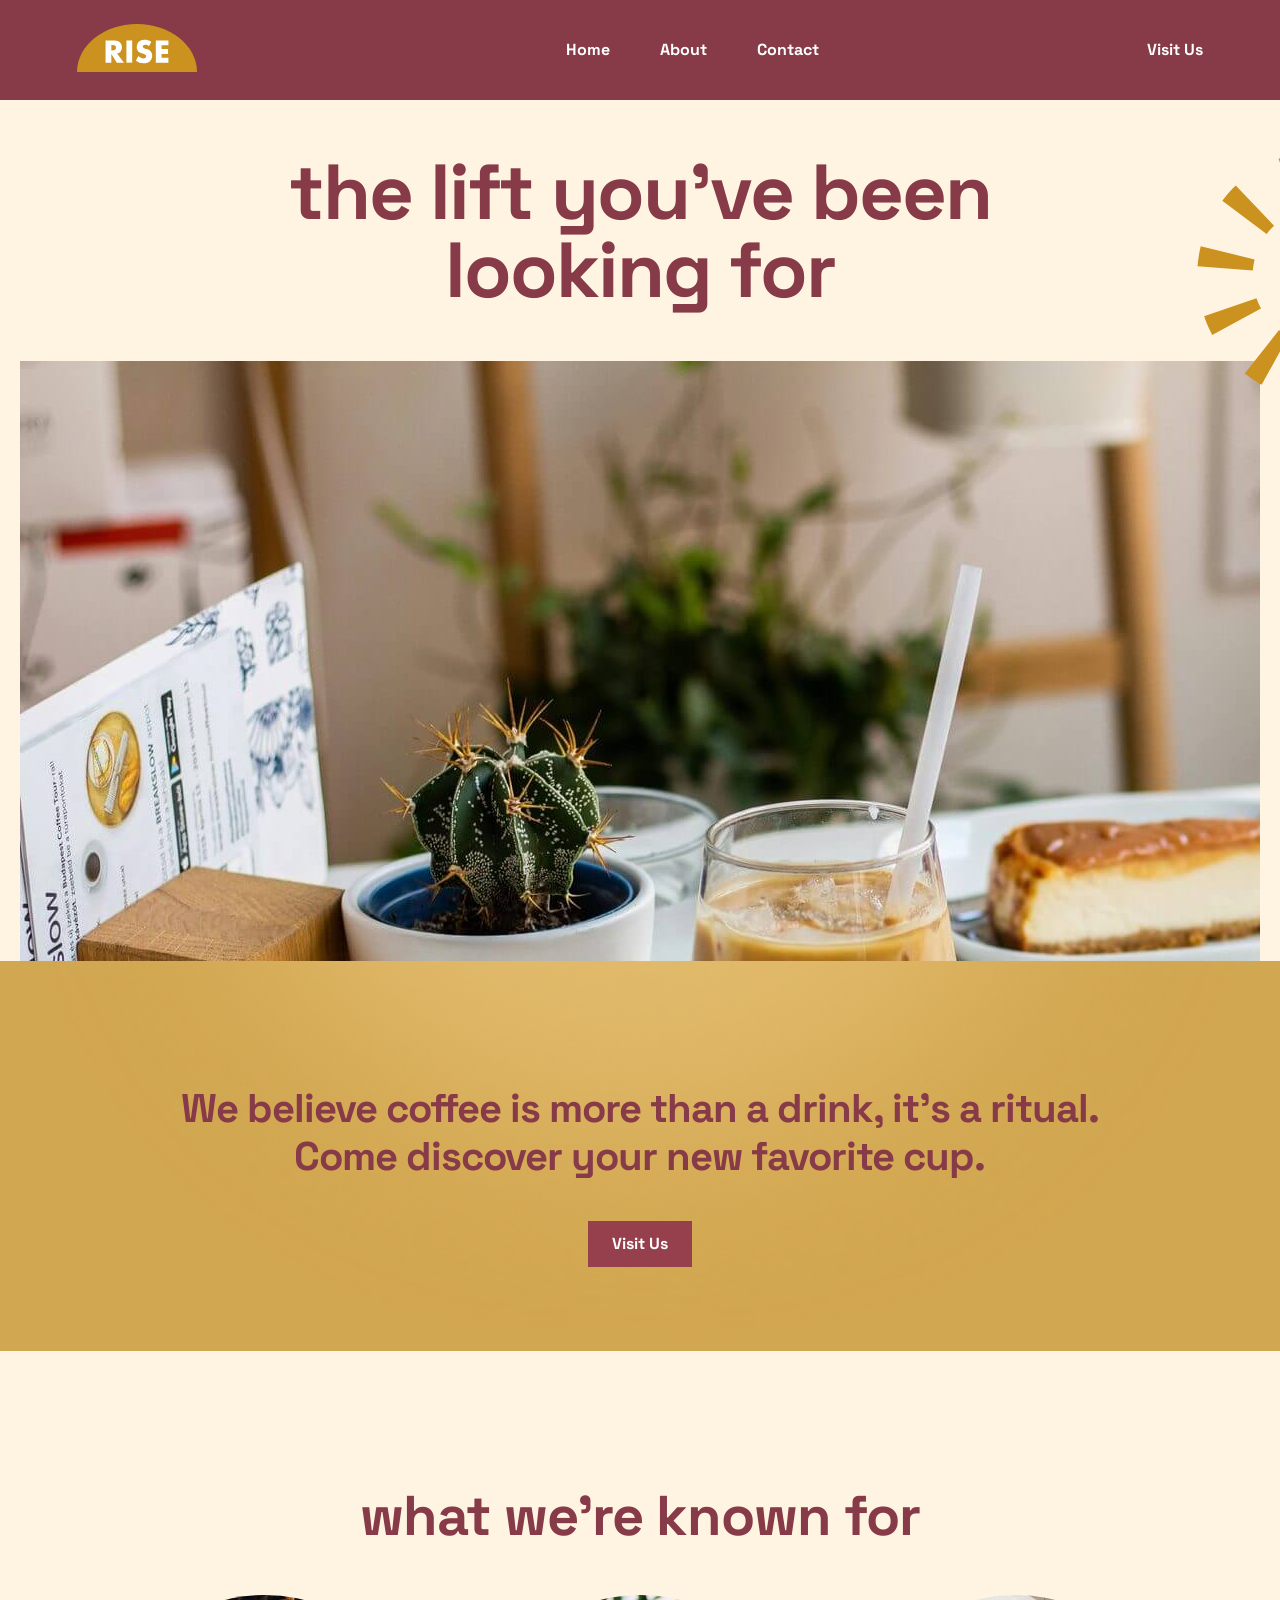
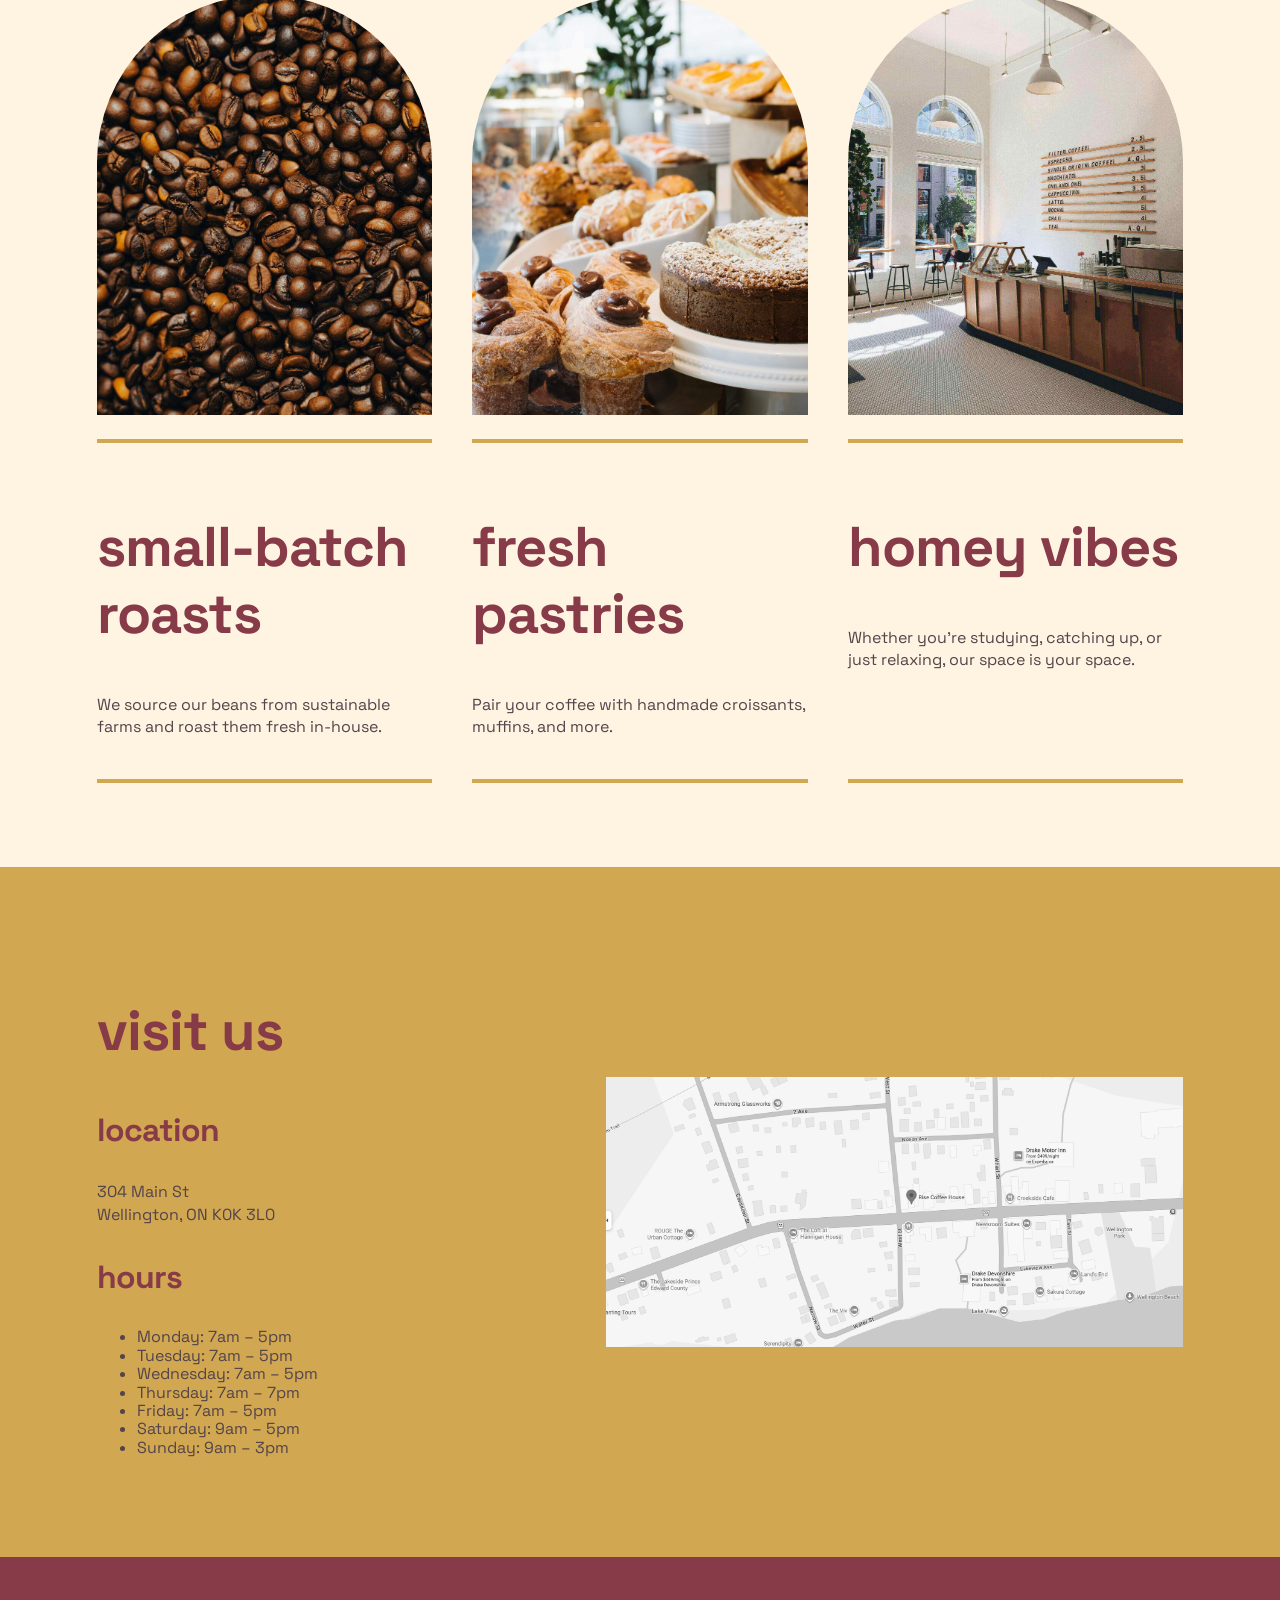
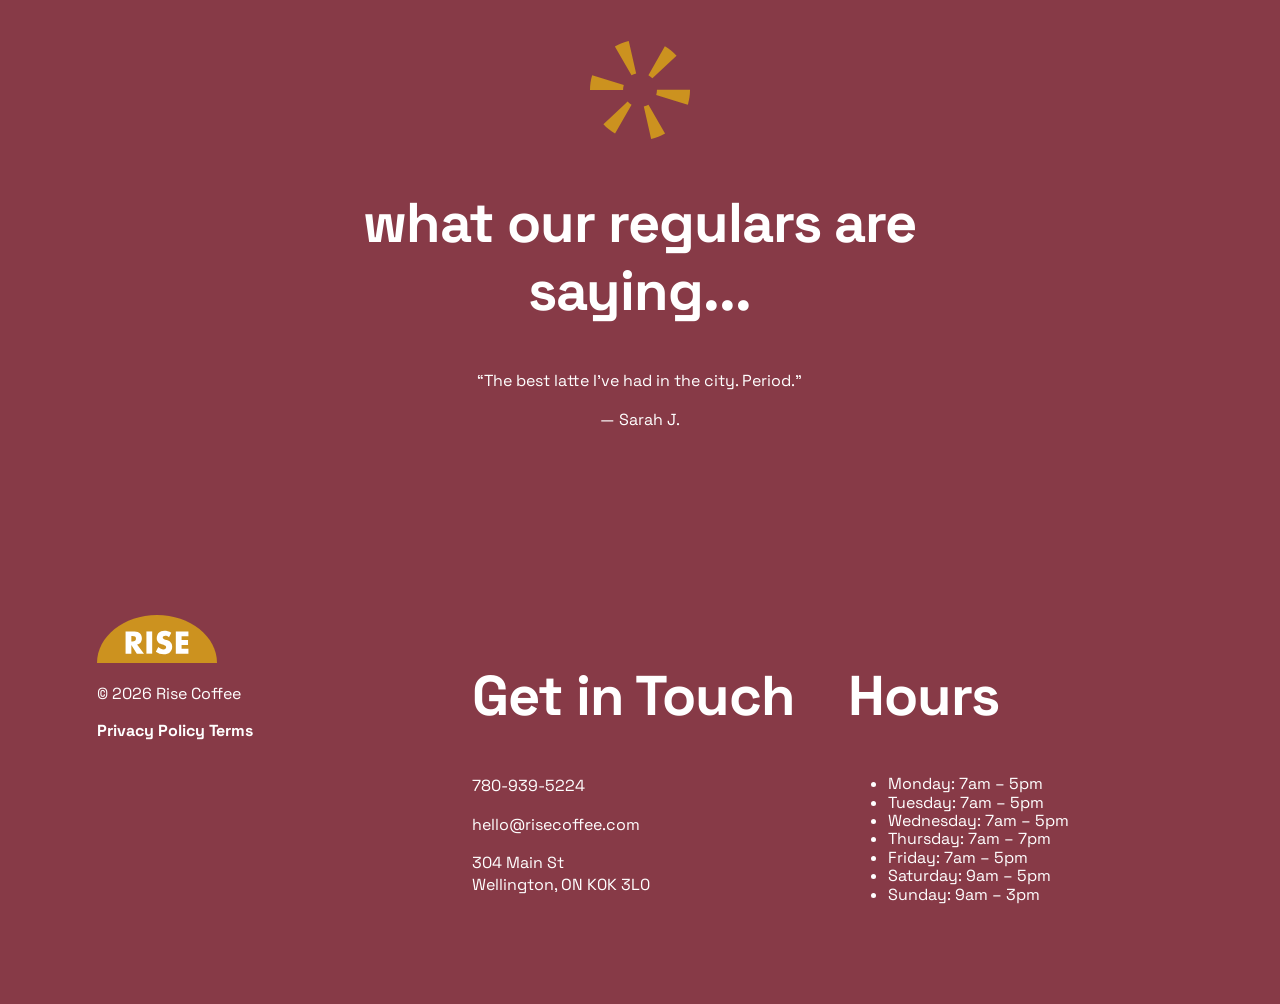
<file: index.html>
<!DOCTYPE html>
<html>
<head><!-- The head is a container for information ABOUT the page.
           Nothing in here appears on the page. The browser reads it, the visitor never sees it. -->

	<!-- Which character set to use. Leave this out and apostrophes turn into garbage. -->
	<meta charset="utf-8">
	<!-- Tells a phone to use its real width instead of pretending to be a desktop. -->
	<meta name="viewport" content="width=device-width, initial-scale=1">

	<link rel="icon" href="images/favicon.png"> 

	<!-- The browser tab text, and what Google shows in search results. Not a heading on the page. -->
	<title>Rise Coffee</title>
	<meta name="description" content="A neighbourhood coffee shop on Whyte Avenue. Single origin, roasted here, open from seven.">

	<meta property="og:title" content="Rise Coffee">
	<meta property="og:description" content="A neighbourhood coffee shop on Whyte Avenue.">
	<meta property="og:image" content="https://donthrimannahettiarachchilaa.github.io/rise-coffee/images/share.jpg">
	<meta property="og:url" content="https://donthrimannahettiarachchilaa.github.io/rise-coffee/">


	<!-- STYLES: normalize first, then layout, then style.
	     General to specific. When two rules clash, the later one wins. -->
	<link rel="stylesheet" href="normalize.css"> <!-- Irons out browser default settings. -->
	<link rel="stylesheet" href="layout.css"> <!-- This controls our structure and layout. -->
	<link rel="stylesheet" href="style.css"> <!-- This is where we style the elements of the page. -->

	<!-- FONTS -->
	<link rel="preconnect" href="https://fonts.googleapis.com">
	<link rel="preconnect" href="https://fonts.gstatic.com" crossorigin>
	<link href="https://fonts.googleapis.com/css2?family=Space+Grotesk:wght@300..700&display=swap" rel="stylesheet">

</head>

<body><!-- The body holds everything the visitor actually SEES. -->

	<!-- HEADER: the strip along the top. It is the same on every page of the site,
	     which is why it lives outside <main>. -->
	<header>
		<!-- LOGO -->
		<a href="index.html"><img src="images/rise-logo.svg" style="width:120px;" alt="rise logo"></a>

		<!-- NAVIGATION: a menu is a LIST of related links, so it is marked up as a ul with li inside.
		     CSS takes the bullets off, but underneath it stays a list, because that is what it is. -->
		<nav>
			<ul>
				<li><a class="nav-link" href="index.html">Home</a></li>
				<li><a class="nav-link" href="about.html">About</a></li>
				<li><a class="nav-link" href="contact.html">Contact</a></li>
			</ul>
		</nav>

		<!-- The # in this href jumps to the element with id="visit" further down THIS page,
		     instead of opening a different page. -->
		<a href="#visit" class="nav-link">Visit Us</a>
	</header>

	<!-- MAIN: everything between the header and the footer. This is the part that is
	     actually THIS page. One <main> per page. -->
	<main>

		<!-- SECTION: one horizontal band of the page. Look at the mockup: every time the background colour changes, a new section starts. This page has five.

		     From here on, every section has the same four levels:
		         section  →  container  →  row  →  col
		     The section is the band. The container holds the width. The row makes its
		     children sit side by side. The columns are the things sitting side by side. -->

		<!-- HERO SECTION: the first thing a visitor sees.
		     One wide column, centred. 8 out of 12, pushed to the middle by row-justify-center. -->
		<section class="">
			<div class="container-full">

				<div class="row row-justify-center">
					<!-- DIV: a plain box with no meaning. The class is what gives it a job. -->
					<div class="col col-lg-8 col-md-12 col-sm-12 text-center">
						<!-- h1 is the most important heading on the page. Only ever one per page. -->
						<h1>the lift you’ve been looking for</h1>
					</div>
				</div><!-- row ends -->

				<div class="row">
					<div class="col col-lg-12">
						<!-- img has no closing tag. An image is a thing, not a container, so there is nothing to wrap around and nothing to close.						     img-full makes it fill its column. Every image needs alt text. -->
						<div class="hero-img">	
							<!-- Remove because we will apply to the div as a background-img<img src="images/rise-coffee-1.jpg" class="img-full" alt="Coffee and pastries on a table">-->
							<img src="images/rise-icon-1.svg" class="hero-icon" alt="">

						</div>
					</div>
				</div><!-- row ends -->

			</div><!-- container ends -->
		</section>


		<!-- FAVOURITE CUP SECTION: gold band in the mockup.
		     Same shape as the hero. One wide centred column, this time 10 of 12. -->
		<section class="section-padding background-gold position-relative">
			<img src="images/gradient-1.png" class="gradient-1" alt="">
			<div class="container z-index-2">

				<div class="row row-justify-center">
					<div class="col col-lg-10 col-md-12 col-sm-12 text-center">
						<p class="paragraph-large">We believe coffee is more than a drink, it’s a ritual. Come discover your new favorite cup.</p>
						<a class="button-secondary" href="#visit">Visit Us</a>
					</div>
				</div><!-- row ends -->

			</div><!-- container ends -->
		</section>


		<!-- KNOWN FOR SECTION: the three cards.
		     Look at columns 1, 2 and 3 below. They are the SAME block written three times with different words. Write one, get it right, then copy it.

		     Two rows here: a full-width heading, then three equal columns.
		     Three columns of 4 add up to 12. They always add up to 12. -->
		<section class="section-padding">
			<div class="container">

				<!-- ROW -->
				<div class="row">
					<div class="col col-lg-12">
						<h2 class="text-center">what we’re known for</h2>
					</div>
				</div><!-- row ends -->

				<!-- ROW -->
				<div class="row">

					<!-- COLUMN 1 -->
					<div class="col col-lg-4 col-md-6 col-sm-12 ">
						<div class="card">
							<div class="card-img-wrap">
								<img src="images/rise-coffee-4.jpg" class="card-img" alt="Roasted coffee beans">
							</div>
							<div class="card-border">
								<h2>small-batch roasts</h2>
								<p>We source our beans from sustainable farms and roast them fresh in-house.</p>
							</div>
						</div>
					</div>

					<!-- COLUMN 2 -->
					<div class="col col-lg-4 col-md-6 col-sm-12">
						<div class="card">
							<div class="card-img-wrap">
								<img src="images/rise-coffee-5.jpg" class="card-img" alt="A tray of fresh pastries">
							</div>
							<div class="card-border">
								<h2>fresh pastries</h2>
								<p>Pair your coffee with handmade croissants, muffins, and more.</p>
							</div>
						</div>
					</div>

					<!-- COLUMN 3 -->
					<div class="col col-lg-4 col-md-6 col-sm-12">
						<div class="card">
							<div class="card-img-wrap">
								<img src="images/rise-coffee-2.jpg" class="card-img" alt="The cafe seating area">
							</div>
							<div class="card-border">
								<h2>homey vibes</h2>
								<p>Whether you’re studying, catching up, or just relaxing, our space is your space.</p>
							</div>
						</div>
					</div>

				</div><!-- row ends -->

			</div><!-- container ends -->
		</section>


		<!-- VISIT US SECTION. The id="visit" is what the Visit Us buttons jump to.
		     An id can only be used once per page. A class can be used as often as you like.

		     Two UNEQUAL columns this time: 5 and 7. Still adds up to 12.
		     row-align-center lines them up vertically in the middle of each other. -->
		<section id="visit" class="section-padding background-gold" >
			<div class="container">

				<!-- ROW -->
				<div class="row row-align-center">

					<!-- COLUMN 1: the details -->
					<div class="col col-lg-5 col-md-12 col-sm-12">
						<h2>visit us</h2>

						<h3>location</h3>
						<p>304 Main St<br>Wellington, ON  K0K 3L0</p>

						<!-- Opening hours are a list of related items, so: another ul.
						     Same two tags as the navigation, doing a completely different job. -->
						<h3>hours</h3>
						<ul>
							<li>Monday: 7am – 5pm</li>
							<li>Tuesday: 7am – 5pm</li>
							<li>Wednesday: 7am – 5pm</li>
							<li>Thursday: 7am – 7pm</li>
							<li>Friday: 7am – 5pm</li>
							<li>Saturday: 9am – 5pm</li>
							<li>Sunday: 9am – 3pm</li>
						</ul>
					</div>

					<!-- COLUMN 2: the map -->
					<div class="col col-lg-7 col-md-12 col-sm-12">
						<img src="images/map.png" class="img-full" alt="Map showing the location of Rise Coffee">
					</div>

				</div><!-- row ends -->

			</div><!-- container ends -->
		</section>


		<!-- TESTIMONIALS SECTION: maroon band in the mockup.
		     text-white goes on EACH element that needs it, not on the section.
		     A colour inherited from a parent loses to a rule that targets the element directly, and h2 already has a colour of its own. -->
		<section class="section-padding background-maroon">
			<div class="container">

				<!-- ROW -->
				<div class="row row-justify-center">
					<div class="col col-lg-8 col-md-12 col-sm-12 text-center">
						<!-- Decorative image, so alt is empty. A screen reader skips it. -->
						<img src="images/rise-icon-2.svg" style="width: 100px" alt="">
						<h2 class="text-white">what our regulars are saying...</h2>
						<p class="text-white">“The best latte I’ve had in the city. Period.”</p>
						<p class="text-white">— Sarah J.</p>
					</div>
				</div><!-- row ends -->

			</div><!-- container ends -->
		</section>

	</main>


	<!-- FOOTER: three equal columns. Same shape as the known for section,
	     4 + 4 + 4 = 12. The footer sits outside <main> because it repeats
	     on every page, exactly like the header. -->
	<footer class="section-padding background-maroon">
		<div class="container">

			<!-- ROW -->
			<div class="row">

				<!-- COLUMN 1 -->
				<div class="col col-lg-4 col-md-6 col-sm-12">
					<a href="index.html"><img src="images/rise-logo.svg" style="width:120px;" alt="rise logo"></a>
					<p class="text-white">© 2026 Rise Coffee</p>
					<a href="#" class="nav-link">Privacy Policy</a>
					<a href="#" class="nav-link">Terms</a>
				</div>

				<!-- COLUMN 2 -->
				<div class="col col-lg-4 col-md-6 col-sm-12">
					<h2 class="text-white">Get in Touch</h2>
					<p class="text-white">780-939-5224</p>
					<p class="text-white">hello@risecoffee.com</p>
					<p class="text-white">304 Main St<br>Wellington, ON  K0K 3L0</p>
				</div>

				<!-- COLUMN 3 -->
				<div class="col col-lg-4 col-md-6 col-sm-12">
					<h2 class="text-white">Hours</h2>
					<ul>
						<li class="text-white">Monday: 7am – 5pm</li>
						<li class="text-white">Tuesday: 7am – 5pm</li>
						<li class="text-white">Wednesday: 7am – 5pm</li>
						<li class="text-white">Thursday: 7am – 7pm</li>
						<li class="text-white">Friday: 7am – 5pm</li>
						<li class="text-white">Saturday: 9am – 5pm</li>
						<li class="text-white">Sunday: 9am – 3pm</li>
					</ul>
				</div>

			</div><!-- row ends -->

		</div><!-- container ends -->
	</footer>

</body>
</html>
</file>
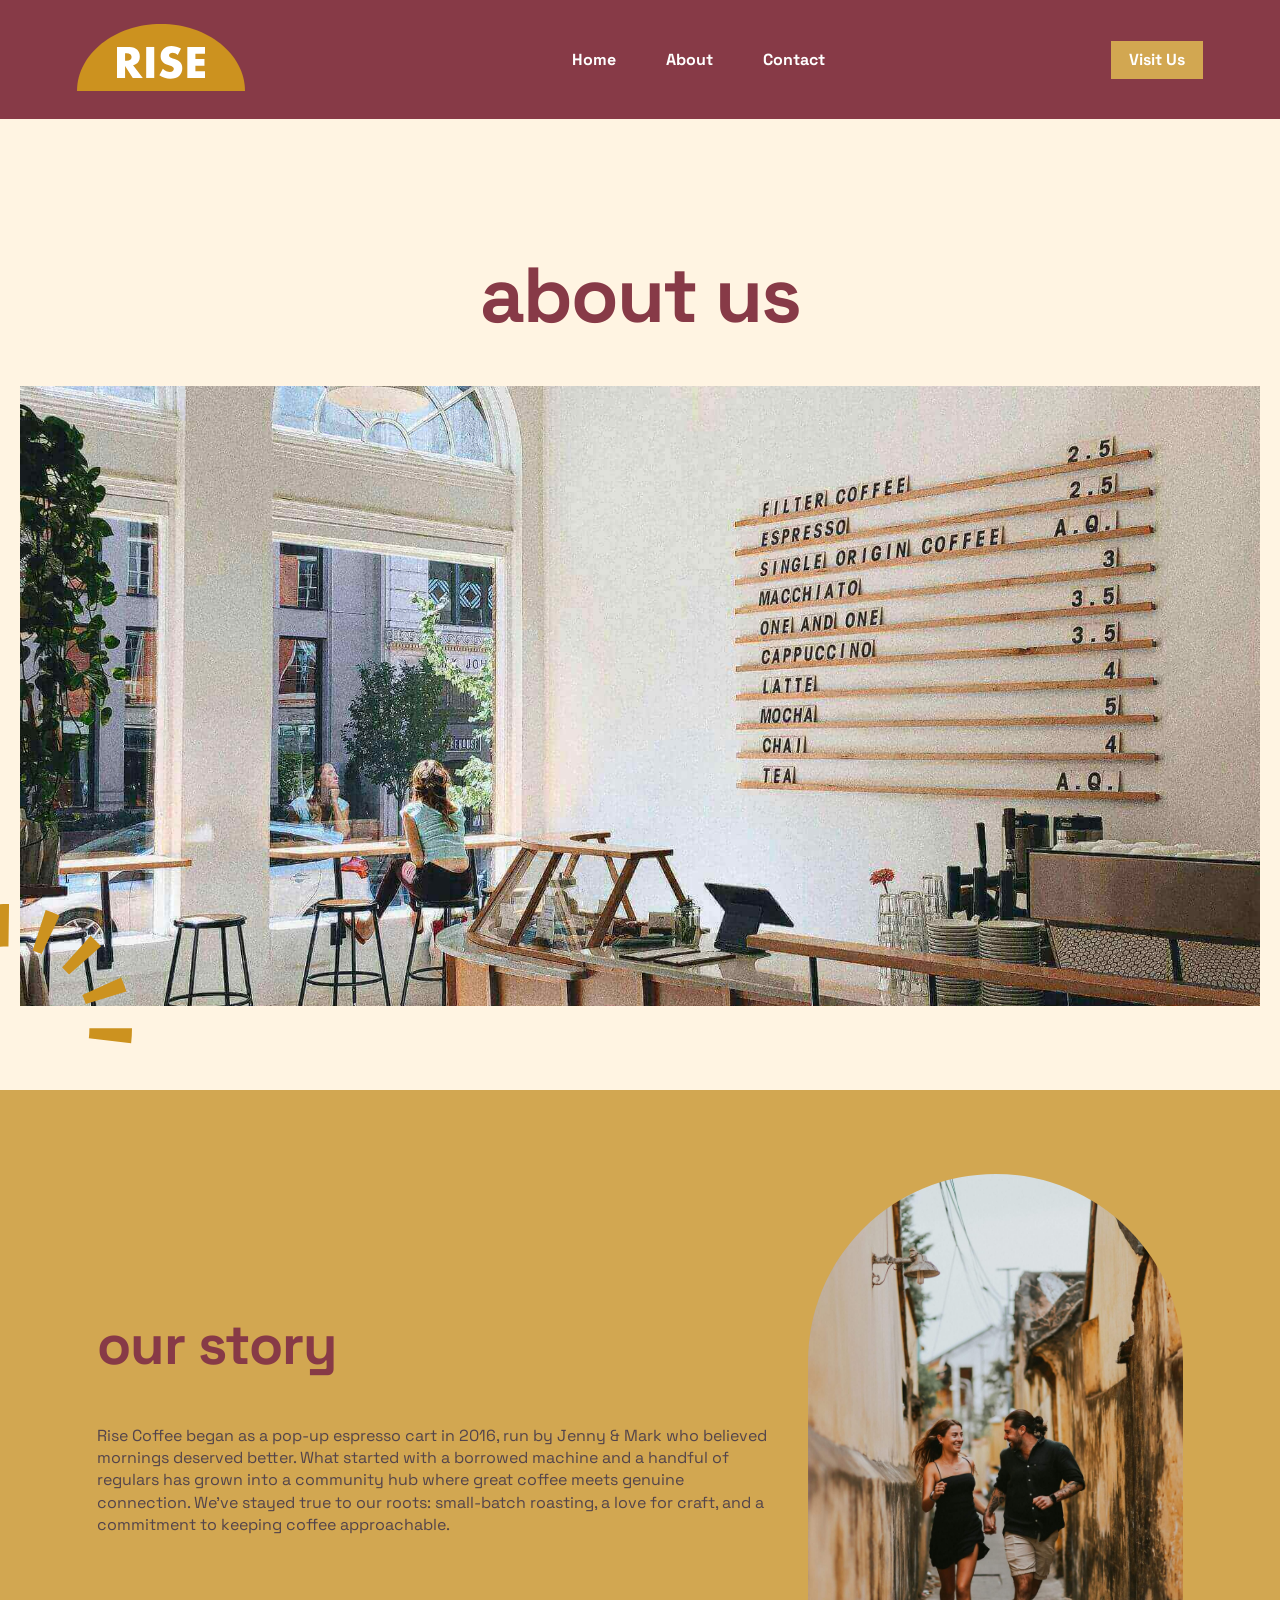
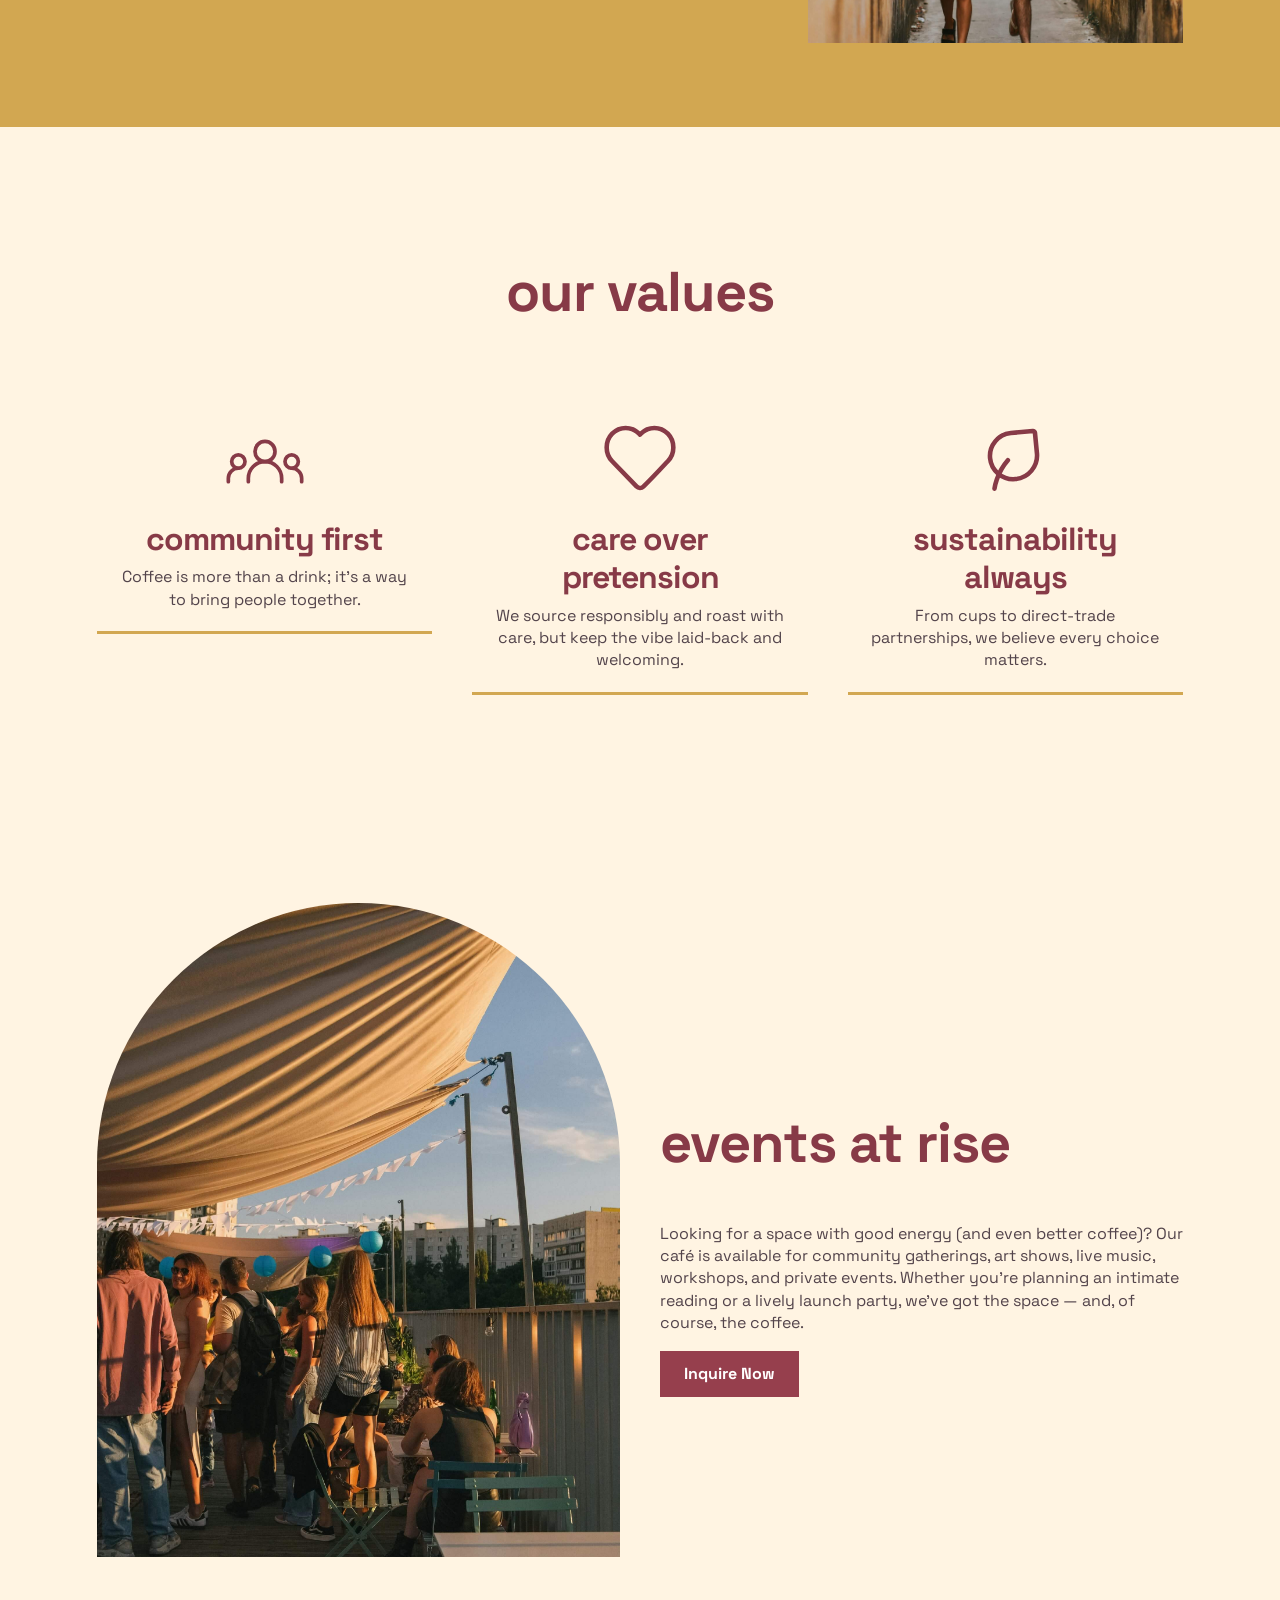
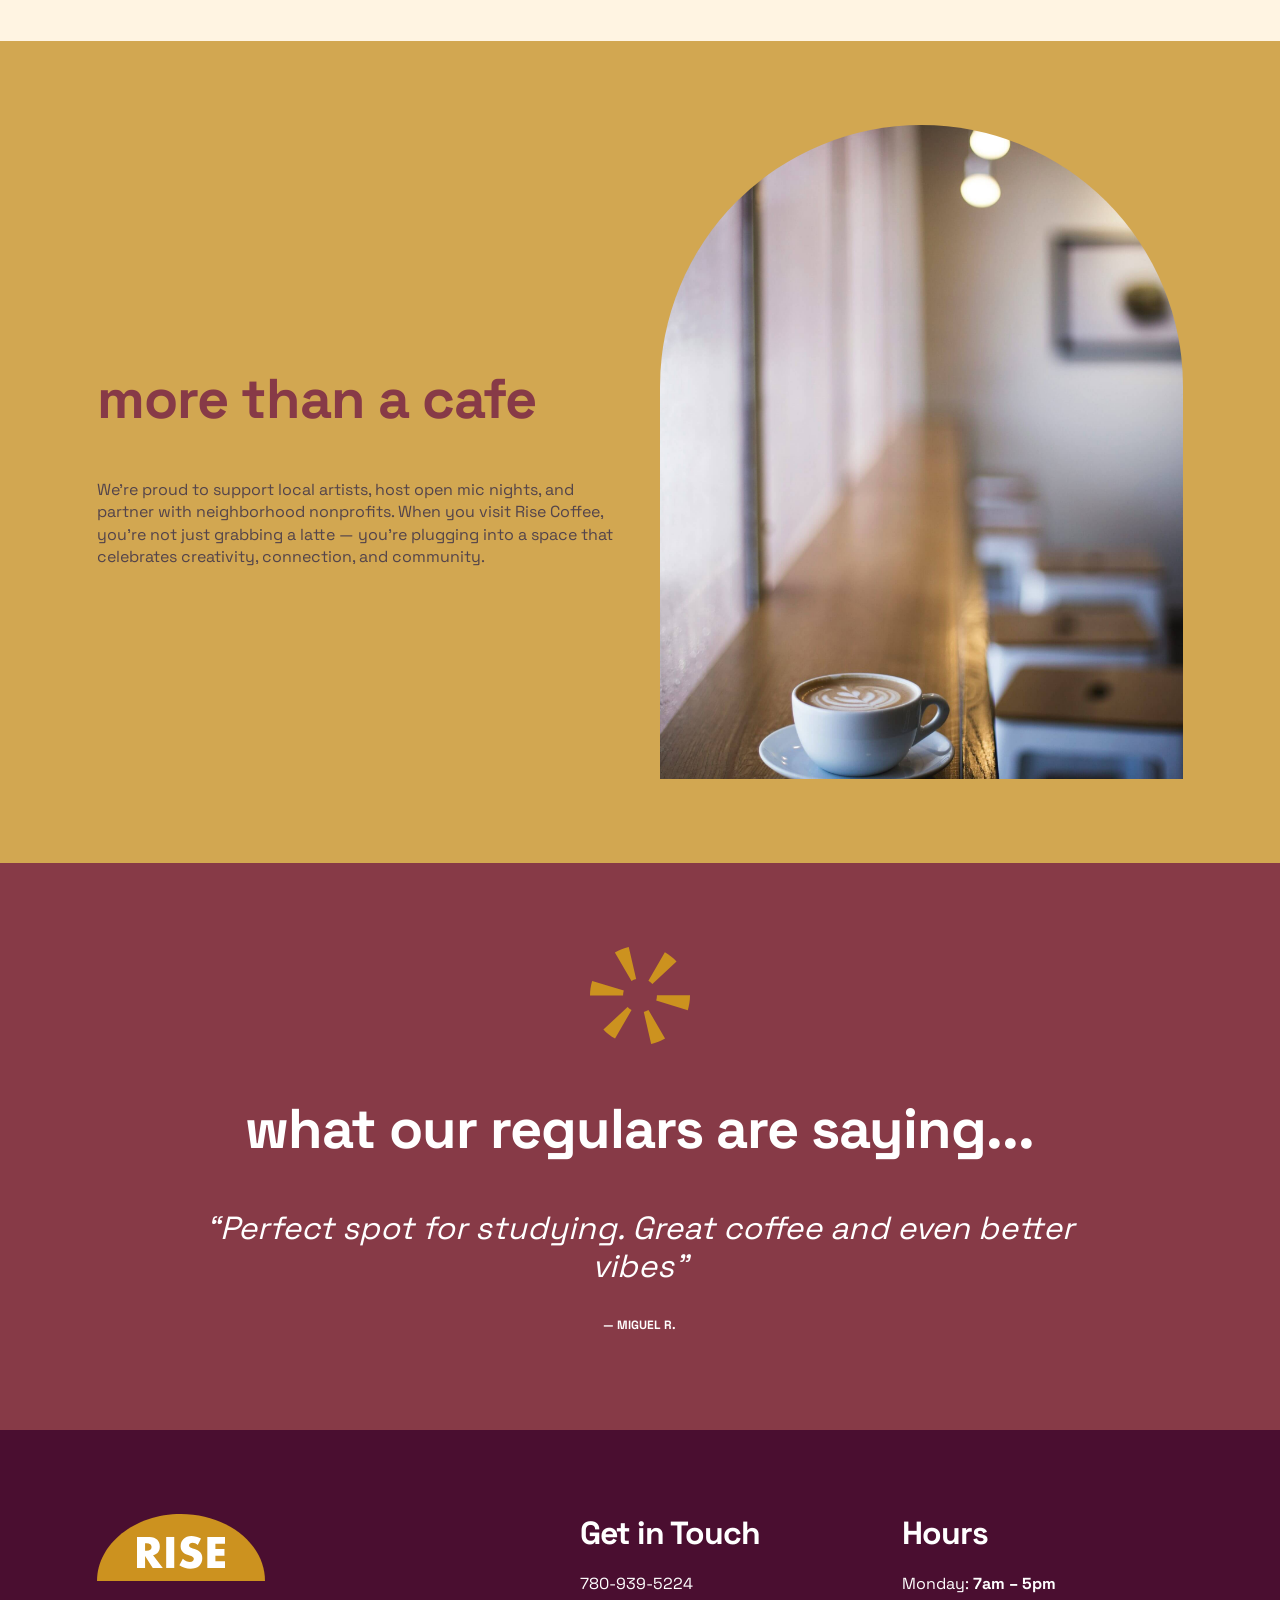
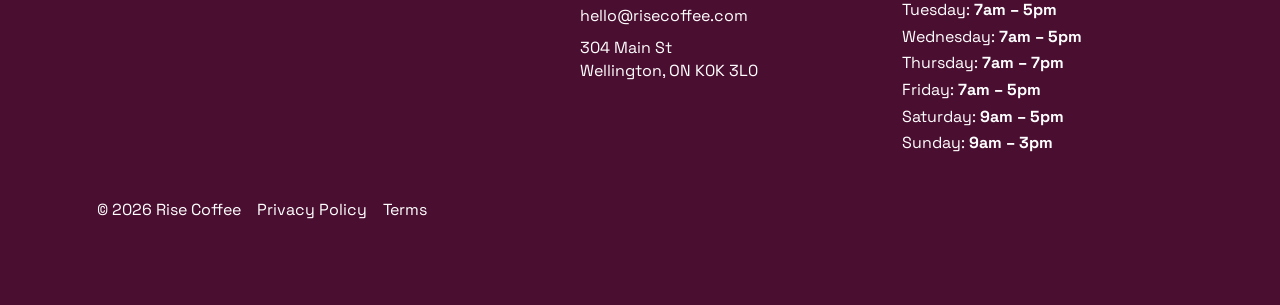
<file: about.html>
<!DOCTYPE html>
<html>
<head> <!-- The head contains information about the page. -->

	<meta charset="utf-8">
	<meta name="viewport" content="width=device-width, initial-scale=1">

	<link rel="icon" href="images/favicon.png">

	
	<title>Rise Coffee | About</title>
	<meta name="description" content="A neighbourhood coffee shop on Whyte Avenue. Single origin, roasted here, open from seven.">

	<meta property="og:title" content="Rise Coffee">
	<meta property="og:description" content="A neighbourhood coffee shop on Whyte Avenue.">
	<meta property="og:image" content="https://donthrimannahettiarachchilaa.github.io/rise-coffee/images/share.jpg">
	<meta property="og:url" content="https://donthrimannahettiarachchilaa.github.io/rise-coffee/">



	<!-- STYLES -->
	<link rel="stylesheet" type="text/css" href="normalize.css">
	<link rel="stylesheet" type="text/css" href="layout.css">
	<link rel="stylesheet" type="text/css" href="style.css">

	<!-- FONTS -->
	<link rel="preconnect" href="https://fonts.googleapis.com">
	<link rel="preconnect" href="https://fonts.gstatic.com" crossorigin>
	<link href="https://fonts.googleapis.com/css2?family=Space+Grotesk:wght@300..700&display=swap" rel="stylesheet">


</head>

<body>
		<!-- HEADER -->
<header>

  <!-- LOGO -->
  <a href="index.html">
    <img
      class="site-logo"
      src="images/rise-logo.svg"
      alt="Rise Coffee logo">
  </a>


  <!-- NAVIGATION -->
  <nav>

    <ul>
      <li>
        <a class="nav-link" href="index.html">Home</a>
      </li>

      <li>
        <a class="nav-link" href="about.html">About</a>
      </li>

      <li>
        <a class="nav-link" href="contact.html">Contact</a>
      </li>
    </ul>

  </nav>


  <!-- VISIT US -->
  <a
    class="button nav-visit"
    href="index.html#visit">
    Visit Us
  </a>


  <!-- HAMBURGER -->
  <div class="hamburger">

    <div class="hamburger-bar"></div>
    <div class="hamburger-bar"></div>
    <div class="hamburger-bar"></div>

  </div><!-- HAMBURGER ENDS -->

</header>
<!-- HEADER ENDS -->

    <!-- MAIN -->
	<main>

	<!-- ABOUT US SECTION -->
<section class="section-padding">

	<div class="container about-hero-container">

		<!-- ABOUT US HEADING -->
		<div class="row">

			<div class="col col-lg-12">

				<h1 class="text-center">about us</h1>

			</div><!-- ABOUT US HEADING COLUMN ENDS -->

		</div><!-- HEADING ROW ENDS -->

<!-- ABOUT US IMAGE -->
<div class="row">

  <div class="col col-lg-12">

    <div class="about-hero-wrap">

      <div class="about-hero-image">
        <img class="about-hero-photo"
          src="images/rise-coffee-2.jpg"
          alt="Interior of Rise Coffee">
      </div>

      <img class="about-hero-icon"
        src="images/rise-icon-4.svg"
        alt="">

    </div>

  </div><!-- ABOUT US IMAGE COLUMN ENDS -->

</div><!-- IMAGE ROW ENDS -->

	</div><!-- CONTAINER ENDS -->

</section>
<!-- ABOUT US SECTION ENDS -->

		<!-- OUR STORY SECTION -->
<section class="background-gold section-padding">

	<div class="container">

		<div class="row row-align-center">

			<!-- OUR STORY TEXT -->
			
			<div class="col col-lg-8 col-md-12 col-sm-12">

				<h2>our story</h2>

				<p>
					Rise Coffee began as a pop-up espresso cart in 2016, run by Jenny &amp; Mark who believed mornings deserved better. What started with a borrowed machine and a handful of regulars has grown into a community hub where great coffee meets genuine connection. We’ve stayed true to our roots: small-batch roasting, a love for craft, and a commitment to keeping coffee approachable.
				</p>

			</div><!-- OUR STORY TEXT COLUMN ENDS -->


			<!-- OUR STORY IMAGE -->

			<div class="col col-lg-4 col-md-12 col-sm-12">

  <div class="story-img-wrap">
    <img class="story-img"
      src="images/rise-coffee-7.jpg"
      alt="Two people walking together">
  </div>

</div><!-- OUR STORY IMAGE COLUMN ENDS -->

		</div><!-- ROW ENDS -->

	</div><!-- CONTAINER ENDS -->

</section>
<!-- OUR STORY SECTION ENDS -->

		<!-- OUR VALUES SECTION -->
<section class="section-padding">

	<div class="container">

		<!-- OUR VALUES HEADING -->
		<!-- VALUES ROW -->
<div class="row row-justify-center">

			<div class="col col-lg-12">

				<h2 class="text-center">our values</h2>

			</div><!-- OUR VALUES HEADING COLUMN ENDS -->

		</div><!-- HEADING ROW ENDS -->


		<!-- VALUES ROW -->
	
		<div class="row row-justify-center">

			<!-- COMMUNITY FIRST -->
			<div class="col col-lg-4 col-md-6 col-sm-12 text-center">

				<div class="value-block">

					<img class="value-icon"
						src="images/Icon.svg"
						alt="">

					<h3>community first</h3>

					<p>
						Coffee is more than a drink; it’s a way to bring people together.
					</p>

				</div>

			</div><!-- COMMUNITY FIRST COLUMN ENDS -->


			<!-- CARE OVER PRETENSION -->
		
		<div class="col col-lg-4 col-md-6 col-sm-12 text-center">

				<div class="value-block">

					<img class="value-icon"
						src="images/Frame.svg"
						alt="">

					<h3>care over pretension</h3>

					<p>
						We source responsibly and roast with care, but keep the vibe laid-back and welcoming.
					</p>

				</div>

			</div><!-- CARE OVER PRETENSION COLUMN ENDS -->


			<!-- SUSTAINABILITY ALWAYS -->

		<div class="col col-lg-4 col-md-6 col-sm-12 text-center">

				<div class="value-block">

					<img class="value-icon"
						src="images/Leaf.svg"
						alt="">

					<h3>sustainability always</h3>

					<p>
						From cups to direct-trade partnerships, we believe every choice matters.
					</p>

				</div>

			</div><!-- SUSTAINABILITY ALWAYS COLUMN ENDS -->

		</div><!-- VALUES ROW ENDS -->

	</div><!-- CONTAINER ENDS -->

</section>
<!-- OUR VALUES SECTION ENDS -->

		<!-- EVENTS AT RISE SECTION -->
<section class="section-padding">

	<div class="container">

		<div class="row row-align-center">

			<!-- EVENTS IMAGE -->
<div class="col col-lg-6 col-md-12 col-sm-12">

  <div class="events-img-wrap">
    <img class="events-img"
      src="images/rise-coffee-8.jpg"
      alt="Community event at Rise Coffee">
  </div>

</div><!-- EVENTS IMAGE COLUMN ENDS -->


			<!-- EVENTS CONTENT -->
			<div class="col col-lg-6 col-md-12 col-sm-12">

				<h2>events at rise</h2>

				<p>
					Looking for a space with good energy (and even better coffee)? Our café is available for community gatherings, art shows, live music, workshops, and private events. Whether you’re planning an intimate reading or a lively launch party, we’ve got the space — and, of course, the coffee.
				</p>

				<a class="button-secondary" href="contact.html">Inquire Now</a>

			</div><!-- EVENTS CONTENT COLUMN ENDS -->

		</div><!-- ROW ENDS -->

	</div><!-- CONTAINER ENDS -->

</section>
<!-- EVENTS AT RISE SECTION ENDS -->

		<!-- MORE THAN A CAFE SECTION -->
<section class="background-gold section-padding">

	<div class="container">

		<div class="row row-align-center">

			<!-- MORE THAN A CAFE CONTENT -->
			<div class="col col-lg-6 col-md-12 col-sm-12">

				<h2>more than a cafe</h2>

				<p>
					We’re proud to support local artists, host open mic nights, and partner with neighborhood nonprofits. When you visit Rise Coffee, you’re not just grabbing a latte — you’re plugging into a space that celebrates creativity, connection, and community.
				</p>

			</div><!-- MORE THAN A CAFE CONTENT COLUMN ENDS -->


			<!-- MORE THAN A CAFE IMAGE -->
  <div class="col col-lg-6 col-md-12 col-sm-12">

  <div class="cafe-img-wrap">
    <img class="cafe-img"
      src="images/rise-coffee-3.jpg"
      alt="Cup of coffee at Rise Coffee">
  </div>

</div><!-- MORE THAN A CAFE IMAGE COLUMN ENDS -->

		</div><!-- ROW ENDS -->

	</div><!-- CONTAINER ENDS -->

</section>
<!-- MORE THAN A CAFE SECTION ENDS -->

		<!-- TESTIMONIAL SECTION -->
<section class="background-maroon section-padding">

	<div class="container">

		<div class="row row-justify-center">

			<!-- TESTIMONIAL CONTENT -->
			<div class="col col-lg-10 col-md-12 col-sm-12 text-center">

				<img class="quote-icon"
					src="images/rise-icon-2.svg"
					alt="">

				<h2 class="text-light">
					what our regulars are saying...
				</h2>

				<p class="text-light quote">
					“Perfect spot for studying. Great coffee and even better vibes”
				</p>

				<p class="text-light attribution">
					— MIGUEL R.
				</p>

			</div><!-- TESTIMONIAL CONTENT COLUMN ENDS -->

		</div><!-- ROW ENDS -->

	</div><!-- CONTAINER ENDS -->

</section>
<!-- TESTIMONIAL SECTION ENDS -->


	</main>
	<!-- MAIN ENDS -->


<!-- FOOTER -->
<footer class="section-padding">

  <div class="container">

    <div class="row">

      <!-- FOOTER LOGO -->
      <div class="col col-lg-6 col-md-12 col-sm-12 footer-logo-column">

        <a href="index.html">
          <img
            class="site-logo"
            src="images/rise-logo.svg"
            alt="Rise Coffee logo">
        </a>

      </div><!-- FOOTER LOGO COLUMN ENDS -->


			      <!-- GET IN TOUCH -->
			<div class="col col-lg-3 col-md-6 col-sm-12 footer-contact">

			  <h3 class="text-light">Get in Touch</h3>

			  <p class="text-light">780-939-5224</p>

			  <p class="text-light">hello@risecoffee.com</p>

			  <p class="text-light">
			    304 Main St<br>
			    Wellington, ON K0K 3L0
			  </p>

			</div><!-- GET IN TOUCH COLUMN ENDS -->


      <!-- HOURS -->
      <div class="col col-lg-3 col-md-6 col-sm-12 footer-hours">

        <h3 class="text-light">Hours</h3>

        <ul class="hours-list text-light">
          <li>Monday: <strong>7am – 5pm</strong></li>
          <li>Tuesday: <strong>7am – 5pm</strong></li>
          <li>Wednesday: <strong>7am – 5pm</strong></li>
          <li>Thursday: <strong>7am – 7pm</strong></li>
          <li>Friday: <strong>7am – 5pm</strong></li>
          <li>Saturday: <strong>9am – 5pm</strong></li>
          <li>Sunday: <strong>9am – 3pm</strong></li>
        </ul>

      </div><!-- HOURS COLUMN ENDS -->


      <!-- FOOTER LEGAL -->
      <div class="col col-lg-12 col-md-12 col-sm-12 footer-legal-column">

        <p class="text-light text-small footer-legal">
          © 2026 Rise Coffee
          <span class="footer-link">Privacy Policy</span>
          <span class="footer-link">Terms</span>
        </p>

      </div><!-- FOOTER LEGAL COLUMN ENDS -->

    </div><!-- ROW ENDS -->

  </div><!-- CONTAINER ENDS -->

</footer>
<!-- FOOTER ENDS -->


</body>
</html>
</file>
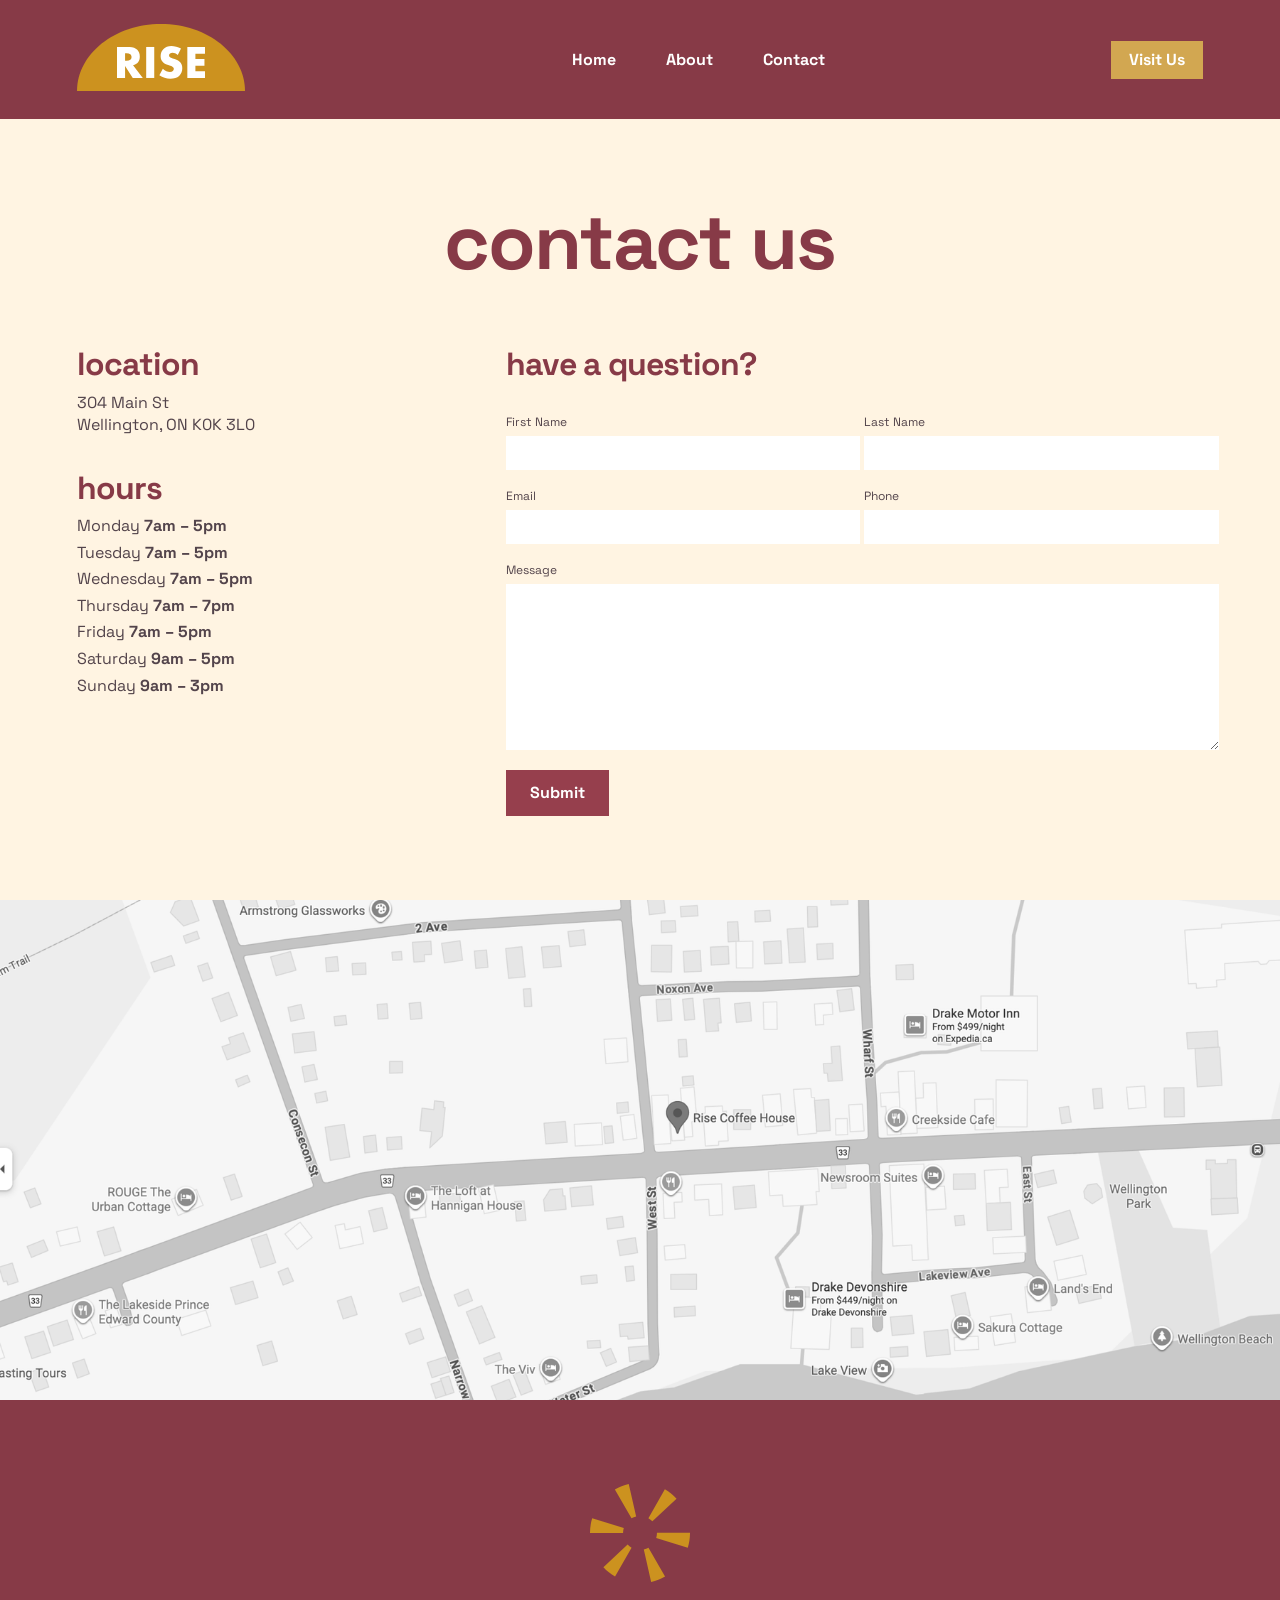
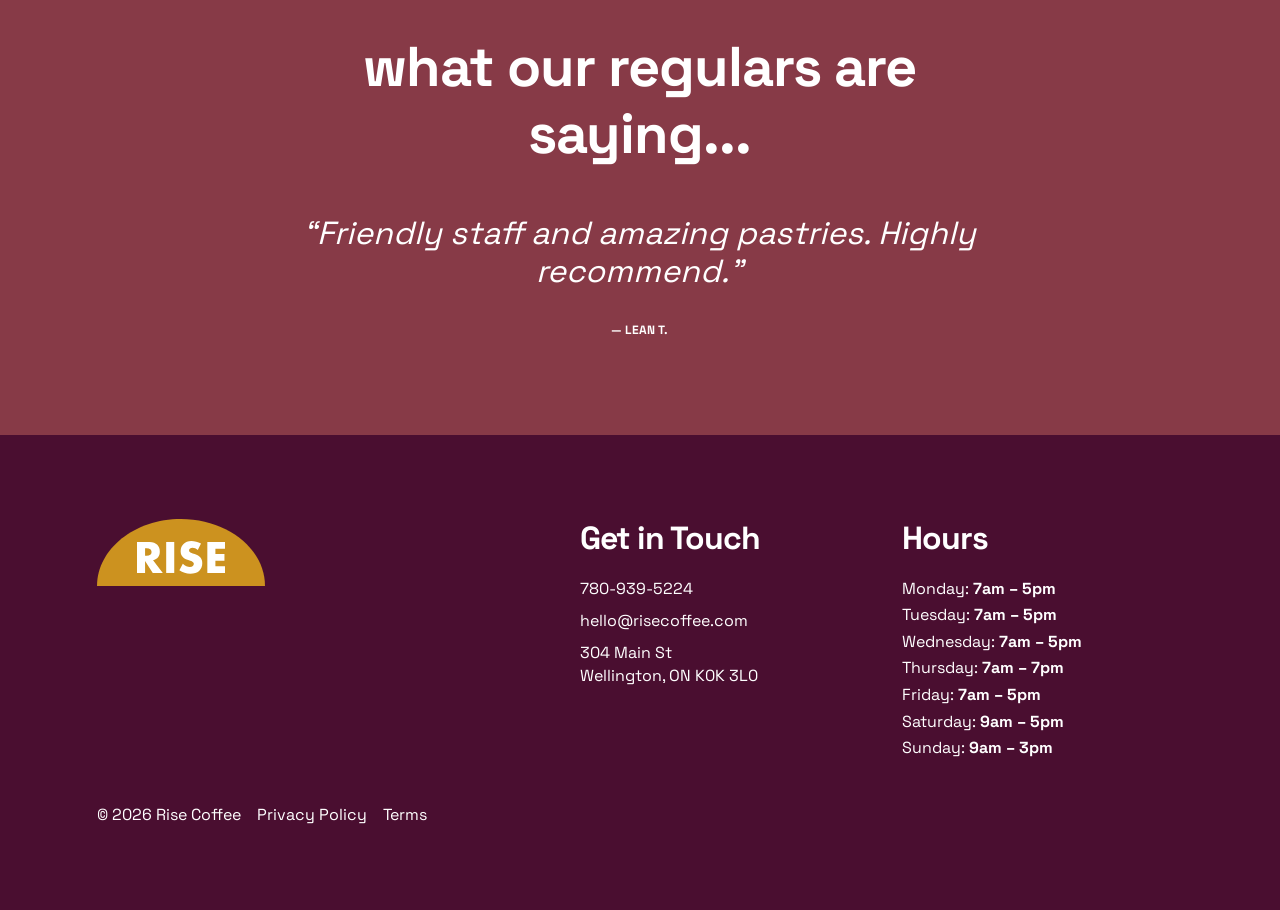
<file: contact.html>
<!DOCTYPE html>
<html>

<head>
  <!-- The head contains information about the page. -->

  <meta charset="utf-8">
  <meta name="viewport" content="width=device-width, initial-scale=1">

  <link rel="icon" href="images/favicon.png">


  <title>Rise Coffee | Contact</title>
  <meta name="description" content="A neighbourhood coffee shop on Whyte Avenue. Single origin, roasted here, open from seven.">

  <meta property="og:title" content="Rise Coffee">
  <meta property="og:description" content="A neighbourhood coffee shop on Whyte Avenue.">
  <meta property="og:image" content="https://donthrimannahettiarachchilaa.github.io/rise-coffee/images/share.jpg">
  <meta property="og:url" content="https://donthrimannahettiarachchilaa.github.io/rise-coffee/">


  <!-- STYLES -->
  <link rel="stylesheet" type="text/css" href="normalize.css">
  <link rel="stylesheet" type="text/css" href="layout.css">
  <link rel="stylesheet" type="text/css" href="style.css">

  <!-- FONTS -->
  <link rel="preconnect" href="https://fonts.googleapis.com">
  <link rel="preconnect" href="https://fonts.gstatic.com" crossorigin>
  <link href="https://fonts.googleapis.com/css2?family=Space+Grotesk:wght@300..700&display=swap" rel="stylesheet">

</head>

<body>

  <!-- HEADER -->
<header>

  <!-- LOGO -->
  <a href="index.html">
    <img
      class="site-logo"
      src="images/rise-logo.svg"
      alt="Rise Coffee logo">
  </a>


  <!-- NAVIGATION -->
  <nav>

    <ul>
      <li><a class="nav-link" href="index.html">Home</a></li>
      <li><a class="nav-link" href="about.html">About</a></li>
      <li><a class="nav-link" href="contact.html">Contact</a></li>
    </ul>

  </nav>


  <!-- VISIT US -->
  <a
    class="button nav-visit"
    href="index.html#visit">
    Visit Us
  </a>


  <!-- HAMBURGER -->
  <div class="hamburger">

    <div class="hamburger-bar"></div>
    <div class="hamburger-bar"></div>
    <div class="hamburger-bar"></div>

  </div><!-- HAMBURGER ENDS -->

</header>
<!-- HEADER ENDS -->


  <!-- MAIN -->
  <main>

  <!-- CONTACT SECTION -->
  <section class="contact-section section-padding">

    <div class="container">

      <!-- CONTACT HEADING -->
      <div class="row">
        <div class="col col-lg-12">
          <h1 class="text-center">contact us</h1>
        </div>
      </div><!-- CONTACT HEADING ROW ENDS -->


      <!-- CONTACT CONTENT -->
      <div class="contact-layout">

        <!-- CONTACT INFORMATION -->
        <div class="contact-info">

          <h3>location</h3>

          <p>
            304 Main St<br>
            Wellington, ON K0K 3L0
          </p>

          <h3>hours</h3>

          <ul class="hours-list">
  <li>Monday <strong>7am – 5pm</strong></li>
  <li>Tuesday <strong>7am – 5pm</strong></li>
  <li>Wednesday <strong>7am – 5pm</strong></li>
  <li>Thursday <strong>7am – 7pm</strong></li>
  <li>Friday <strong>7am – 5pm</strong></li>
  <li>Saturday <strong>9am – 5pm</strong></li>
  <li>Sunday <strong>9am – 3pm</strong></li>
</ul>
        </div><!-- CONTACT INFORMATION ENDS -->


        <!-- CONTACT FORM -->
        <div class="contact-form-wrap">

          <h3>have a question?</h3>

          <form class="contact-form">

            <!-- FIRST NAME -->
            <div class="form-field">
              <label for="first-name">First Name</label>
              <input
                type="text"
                id="first-name"
                name="first-name">
            </div>


            <!-- LAST NAME -->
            <div class="form-field">
              <label for="last-name">Last Name</label>
              <input
                type="text"
                id="last-name"
                name="last-name">
            </div>


            <!-- EMAIL -->
            <div class="form-field">
              <label for="email">Email</label>
              <input
                type="email"
                id="email"
                name="email">
            </div>


            <!-- PHONE -->
            <div class="form-field">
              <label for="phone">Phone</label>
              <input
                type="tel"
                id="phone"
                name="phone">
            </div>


            <!-- MESSAGE -->
            <div class="form-field form-message">
              <label for="message">Message</label>
              <textarea
                id="message"
                name="message"></textarea>
            </div>

                               <!-- SUBMIT BUTTON -->
            <div class="form-submit">

              <button type="submit" class="button-secondary">
                Submit
              </button>

            </div><!-- SUBMIT BUTTON ENDS -->

          </form><!-- CONTACT FORM ENDS -->

        </div><!-- CONTACT FORM WRAPPER ENDS -->

      </div><!-- CONTACT CONTENT ENDS -->

    </div><!-- CONTAINER ENDS -->

  </section>
  <!-- CONTACT SECTION ENDS -->



  <!-- MAP SECTION -->
  <section class="contact-map-section">

    <div class="container-full">

      <div class="contact-map-wrap">

        <img
          class="contact-map"
          src="images/map.png"
          alt="Map showing the location of Rise Coffee">

      </div>

    </div><!-- CONTAINER-FULL ENDS -->

  </section>
  <!-- MAP SECTION ENDS -->



  <!-- TESTIMONIAL SECTION -->
  <section class="section-padding background-maroon">

    <div class="container">

      <div class="row row-justify-center">
      <div class="col col-lg-8 col-md-12 col-sm-12 text-center">

          <img
            class="quote-icon"
            src="images/rise-icon-2.svg"
            alt="">

          <h2 class="text-white">
            what our regulars are saying...
          </h2>

          <p class="text-white quote">
            “Friendly staff and amazing pastries. Highly recommend.”
          </p>

          <p class="text-white attribution">
            — LEAN T.
          </p>

        </div>

      </div><!-- ROW ENDS -->

    </div><!-- CONTAINER ENDS -->

  </section>
  <!-- TESTIMONIAL SECTION ENDS -->


</main>

  <!-- MAIN ENDS -->
<!-- FOOTER -->
<footer class="section-padding">

  <div class="container">

    <div class="row">

      <!-- FOOTER LOGO -->
      <div class="col col-lg-6 col-md-12 col-sm-12 footer-logo-column">

        <a href="index.html">
          <img
            class="site-logo"
            src="images/rise-logo.svg"
            alt="Rise Coffee logo">
        </a>

      </div><!-- FOOTER LOGO COLUMN ENDS -->


      <!-- GET IN TOUCH -->
      <div class="col col-lg-3 col-md-6 col-sm-12 footer-contact">

        <h3 class="text-light">Get in Touch</h3>

        <p class="text-light">780-939-5224</p>

        <p class="text-light">hello@risecoffee.com</p>

        <p class="text-light">
          304 Main St<br>
          Wellington, ON K0K 3L0
        </p>

      </div><!-- GET IN TOUCH COLUMN ENDS -->


      <!-- HOURS -->
      <div class="col col-lg-3 col-md-6 col-sm-12 footer-hours">

        <h3 class="text-light">Hours</h3>

        <ul class="hours-list text-light">
          <li>Monday: <strong>7am – 5pm</strong></li>
          <li>Tuesday: <strong>7am – 5pm</strong></li>
          <li>Wednesday: <strong>7am – 5pm</strong></li>
          <li>Thursday: <strong>7am – 7pm</strong></li>
          <li>Friday: <strong>7am – 5pm</strong></li>
          <li>Saturday: <strong>9am – 5pm</strong></li>
          <li>Sunday: <strong>9am – 3pm</strong></li>
        </ul>

      </div><!-- HOURS COLUMN ENDS -->


      <!-- FOOTER LEGAL -->
      <div class="col col-lg-12 col-md-12 col-sm-12 footer-legal-column">

        <p class="text-light text-small footer-legal">
          © 2026 Rise Coffee
          <span class="footer-link">Privacy Policy</span>
          <span class="footer-link">Terms</span>
        </p>

      </div><!-- FOOTER LEGAL COLUMN ENDS -->

    </div><!-- ROW ENDS -->

  </div><!-- CONTAINER ENDS -->

</footer>
<!-- FOOTER ENDS -->


</body>

</html>
</file>
<file: layout.css>
/* CONTAINER */
.container {
	display: block;
	width: 88%;
	max-width: 1400px;
	margin: 0 auto;


}

.container-full{
	display:block;
	width: 100%;
	overflow: hidden;
}


/* ROW */

.row{

	display:flex;
	flex-wrap: wrap;
	align-items: stretch;
	margin: 0px-20px;
	
}

.row-justify-end {justify-content: flex-end;}
.row-justify-center {justify-content: center;}
.row-justify-between {justify-content: space-between;}

.row-align-end {align-items: flex-end;}
.row-align-center {align-items: center;}


/* COLUMNS */

.col{
	flex-grow: 1;
	flex-shrink: 1;
	flex-basis: 0%;
	padding: 0px 20px;
	 
}

.col-lg-1 {max-width: 8.33%;}
.col-lg-2 {max-width: 16.67%;}
.col-lg-3 {max-width: 25%;}
.col-lg-4 {max-width: 33.33%;}
.col-lg-5 {max-width: 41.67%;}
.col-lg-6 {max-width: 50%;}
.col-lg-7 {max-width: 58.33%;}
.col-lg-8 {max-width: 66.67%;}
.col-lg-9 {max-width: 75%;}
.col-lg-10 {max-width: 83.33%;}
.col-lg-11 {max-width: 91.67%;}
.col-lg-12 {max-width: 100%;}

/* UTILITIES */

.section-padding {padding: 84px 0px;}
.text-center {text-align: center;}
.text-right {text-align: right;}
.img-full {display: block; width: 100%;}





/* ============================================
   TABLET   481 to 768
   ============================================ */

@media screen and (max-width: 768px) and (min-width: 481px) {

	.col-md-1  { flex-basis: 8.33%;   max-width: 8.33%; }
	.col-md-2  { flex-basis: 16.67%;  max-width: 16.67%; }
	.col-md-3  { flex-basis: 25.00%;  max-width: 25.00%; }
	.col-md-4  { flex-basis: 33.33%;  max-width: 33.33%; }
	.col-md-5  { flex-basis: 41.67%;  max-width: 41.67%; }
	.col-md-6  { flex-basis: 50.00%;  max-width: 50.00%; }
	.col-md-7  { flex-basis: 58.33%;  max-width: 58.33%; }
	.col-md-8  { flex-basis: 66.67%;  max-width: 66.67%; }
	.col-md-9  { flex-basis: 75.00%;  max-width: 75.00%; }
	.col-md-10 { flex-basis: 83.33%;  max-width: 83.33%; }
	.col-md-11 { flex-basis: 91.67%;  max-width: 91.67%; }
	.col-md-12 { flex-basis: 100%;    max-width: 100%; }

}

/* ============================================
   SMARTPHONE   480 and below
   Written after the tablet block, so it wins.
   ============================================ */

@media screen and (max-width: 480px) {

	.col-sm-1  { flex-basis: 8.33%;   max-width: 8.33%; }
	.col-sm-2  { flex-basis: 16.67%;  max-width: 16.67%; }
	.col-sm-3  { flex-basis: 25.00%;  max-width: 25.00%; }
	.col-sm-4  { flex-basis: 33.33%;  max-width: 33.33%; }
	.col-sm-5  { flex-basis: 41.67%;  max-width: 41.67%; }
	.col-sm-6  { flex-basis: 50.00%;  max-width: 50.00%; }
	.col-sm-7  { flex-basis: 58.33%;  max-width: 58.33%; }
	.col-sm-8  { flex-basis: 66.67%;  max-width: 66.67%; }
	.col-sm-9  { flex-basis: 75.00%;  max-width: 75.00%; }
	.col-sm-10 { flex-basis: 83.33%;  max-width: 83.33%; }
	.col-sm-11 { flex-basis: 91.67%;  max-width: 91.67%; }
	.col-sm-12 { flex-basis: 100%;    max-width: 100%; }

}
</file>
<file: style.css>
#/* GLOBAL STYLES */
html {box-sizing:border-box; }
*,*:before, *:after { box-sizing: inherit; }

body { 
  font-family:"Space Grotesk", sans-serif; 
  color: #53444B;
  background-color: #FFF4E2;

   }

header { 
   background-color: #873A47; 
   padding: 24px 6%;
    display: flex;
    position: sticky;
    top: 0;
    z-index: 10;
    align-items: center;
    justify-content: space-between;

}

.logo { width: 168px; }

/* HAMBURGER */

.hamburger {
  display: none;
  width: 32px;
  height: 24px;
  flex-direction: column;
  justify-content: space-between;
}

.hamburger-bar {
  width: 100%;
  height: 4px;
  background-color: #ffffff;
  border-radius: 2px;
}

/* BACKGROUNDS */

.background-gold { background-color: #D2A751; }
.background-maroon{ background-color:#873A47; }
.text-white {color: white;}


/* FONTS */

h1 {
  font-size: 78px; 
  line-height:100%; 
  font-weight:700; 
  letter-spacing: -2px; 
  color: #873A47;
}
h2 {
  font-size: 56px; 
  line-height:120%; 
  font-weight:700; 
  letter-spacing: -1px; 
  color: #873A47;
}
h3 {
  font-size: 32px; 
  line-height:120%; 
  font-weight:700; 
  letter-spacing: -1px; 
  color: #873A47;
}
p {
  font-size: 16px ;
  line-height:140%; 
  font-weight:400; 
  color: #53444B;

}



nav li { list-style:none; padding-left:0; } /* this is targeting th list items in the nav */
nav ul {
  display: flex;
  justify-content: center;
  gap: 50px;
}

.nav-link {
  color: #ffffff;
  text-decoration: none;
  font-weight: bold;
}
.paragraph-large { 
  font-size:40px;
  line-height:120%; 
  font-weight:700; 
  letter-spacing: -1px;
  color: #873A47;
 
}



/* ABOUT PAGE */

.background-maroon {
  background-color: #873A47;
}#

.text-center {
  text-align: center;
}

.text-light {
  color: #ffffff;
}


/* IMAGES */

.site-logo {
  width: 168px;
  height: auto;
}

.photo-full {
  width: 100%;
  height: auto;
}

.photo {
  width: 100%;
  height: auto;
}

.value-icon {
  width: 80px;
  height: auto;
}

.quote-icon {
  width: 100px;
  height: auto;
}

.events-img-wrap {
  width: 100%;
  aspect-ratio: 4/5;
  border-radius: 300px 300px 0 0;
  overflow: hidden;
}

.events-img {
  width: 100%;
  height: 100%;
  object-fit: cover;
}

.cafe-img-wrap {
  width: 100%;
  aspect-ratio: 4/5;
  border-radius: 300px 300px 0 0;
  overflow: hidden;
}

.cafe-img {
  width: 100%;
  height: 100%;
  object-fit: cover;
}

/* ABOUT HERO IMAGE */

.about-hero-container {
  width: 100%;
}

.about-hero-wrap {
  position: relative;
}

.about-hero-image {
  width: 100%;
  aspect-ratio: 2 / 1;
  overflow: hidden;
  position: relative;
}

.about-hero-photo {
  width: 100%;
  height: 100%;
  object-fit: cover;
}

.about-hero-icon {
  position: absolute;
  width: 16%;
  left: -7%;
  bottom: -8%;
  z-index: 2;
}

.story-img-wrap {
  width: 100%;
  aspect-ratio: 4/5;
  border-radius: 200px 200px 0px 0px;
  overflow: hidden;
}

.story-img {
  width: 100%;
  height: 100%;
  object-fit: cover;
}

/* VALUES */

.value-block {
  margin: 40px 0;
  padding: 0 20px 20px;
  border-bottom: 3px solid #D2A751;
}

.value-icon {
  width: 80px;
  height: 80px;
  object-fit: contain;
  margin-bottom: 16px;
}
.value-block h3 {
  margin: 8px 0;
}

.value-block p {
  margin: 0;
}


/* TESTIMONIAL */

.quote {
  font-size: 32px;
  line-height: 120%;
}

.attribution {
  font-size: 12px;
  line-height: 140%;
  font-weight: 700;

  }


  /* LINKS */

.button {
  background-color: #873A47;
  color: #ffffff;
  text-decoration: none;
  padding: 12px 20px;
}

.button:hover {
  background-color: #D2A751;
}

.button-gold {
  background-color: #D2A751;
  color: #ffffff;
  text-decoration: none;
  padding: 12px 20px;
}

/* STYLED BUTTONS */

.button {
  display: inline-block;
  color: #ffffff;
  padding: 10px 18px;
  background-color: #D2A751;
  text-decoration: none;
  font-weight: 700;
}



.button:hover{
background-color: #E6C27A;
}

.button-secondary{
  display: inline-block;
  color: white;
  padding: 10px 18px;
  background-color: #873A47;
  text-decoration: none;
  font-weight: bold;
}

.button-secondary:hover{
background-color: #4A0E30;
}


/* FOOTER */

footer {
  background-color: #4A0E30;
}

.footer-link {
  color: #ffffff;
  text-decoration: none;
}

.footer-legal {
  margin-top: 80px;
}

.footer-legal a {
  margin-left: 12px;
}


/* IMAGES */

.card-img-wrap {
  width:100%;
  aspect-ratio: 4/5;
  border-radius: 200px 200px 0px 0px;
  overflow:hidden;
} 

.card-img {
  width:100%;
  height:100%;
  object-fit: cover;
}

.hero-img{
  position:relative;
  background-image: url(images/rise-coffee-1.jpg);
  backgroung-size: cover;
  background-repeat: no-repeat;
  height: 600px;
}
.hero-icon{
  position:absolute;
  width:20%;
  top: -35%;
  right: -15%;
  transform:rotate(-12deg);
}

.gradient-1{
  width: 100%;
  position: absolute;
  bottom: 0; left: 0;
  z-index: 1;
}

.z-index-2{
  position: relative;
  z-index: 2;
}

.position-relative{
  position: relative;
  overflow: hidden;
}

/*GENERAL*/

 .card{
  display: flex;
  flex-direction: column;
  height: 100%;
  gap: 24px;
 }

.card-border{
  border-top: solid 4px #D2A751;
  border-bottom: solid 4px #D2A751;
  padding: 24px 0;
  flex-grow: 1;
}


/* CONTACT PAGE */


/* CONTACT SECTION */

.contact-section h1 {
  margin-top: 0;
  margin-bottom: 64px;
}


/* CONTACT CONTENT - FLEXBOX */

.contact-layout {
  display: flex;
  gap: 80px;
  align-items: flex-start;
}

.contact-info {
  flex: 1;
}

.contact-form-wrap {
  flex: 2;
}


/* CONTACT INFORMATION */

.contact-info h3 {
  margin-top: 0;
  margin-bottom: 8px;
}

.contact-info p {
  margin-top: 0;
  margin-bottom: 32px;
}

.hours-list {
  list-style: none;
  padding-left: 0;
  margin: 0;
}


/* CONTACT FORM */

.contact-form-wrap h3 {
  margin-top: 0;
}


/* FORM GRID */

.contact-form {
  display: grid;
  grid-template-columns: repeat(2, 1fr);
  gap: 20px;
}


/* FORM FIELD */

.form-field {
  display: flex;
  flex-direction: column;
}

.form-field label {
  font-size: 12px;
  margin-bottom: 6px;
}

.form-field input,
.form-field textarea {
  width: 100%;
  border: none;
  padding: 8px;
  background-color: white;
  font-family: "Space Grotesk", sans-serif;
}

/* MESSAGE FIELD */

.form-field textarea {
  height: 150px;
}

.form-message {
  grid-column: span 2;
}


/* CONTACT MAP */

.contact-map-wrap {
  height: 500px;
  overflow: hidden;
}

.contact-map {
  width: 100%;
  height: 100%;
  object-fit: cover;
}

.contact-form-wrap {
  max-width: 700px;
}

.contact-info .hours-list {
  color: #53444B;
}

.quote {
  font-style: italic;
}

/* TABLET */

@media screen and (max-width: 768px) and (min-width: 481px) {

  nav {
    display: none;
  }

  .nav-visit {
    display: none;
  }

  .hamburger {
    display: flex;
  }

  h1 {
    font-size: 56px;
  }

  h2 {
    font-size: 40px;
  }

  h3 {
    font-size: 28px;
  }

  .paragraph-large {
    font-size: 30px;
  }

  .section-padding {
    padding: 56px 0;
  }

  .story-img-wrap {
  margin-top: 32px;
}

.events-img-wrap {
  margin-bottom: 32px;
}

.cafe-img-wrap {
  margin-top: 32px;
}

.contact-layout {
  flex-direction: column;
  gap: 40px;
}

.contact-info {
  width: 100%;
}

.contact-form-wrap {
  width: 100%;
  max-width: 100%;
}

.contact-map-wrap {
  height: 400px;
}

.value-block {
  max-width: 320px;
  margin: 24px auto;
}

.footer-logo-column {
  display: none;
}

.footer-legal-column {
  margin-top: 32px;
}

.footer-contact {
  margin-bottom: 40px;
}

.footer-hours {
  margin-bottom: 32px;
}

.footer-legal-column {
  margin-top: 0;
}

.footer-contact,
.footer-hours {
  margin-bottom: 32px;
}

.footer-contact h3,
.footer-hours h3 {
  margin-bottom: 20px;
}

.footer-legal-column {
  margin-top: 8px;
}

}

/* SMARTPHONE */

@media screen and (max-width: 480px) {

  header {
    padding: 16px 6%;
  }

  .site-logo {
    width: 104px;
  }

  nav {
    display: none;
  }

  .nav-visit {
    display: none;
  }

  .hamburger {
    display: flex;
  }

  h1 {
    font-size: 40px;
  }

  h2 {
    font-size: 32px;
  }

  h3 {
    font-size: 24px;
  }

  .paragraph-large {
    font-size: 24px;
  }

  .section-padding {
    padding: 40px 0;
  }

  .story-img-wrap {
  margin-top: 24px;
}

.value-block {
  margin: 24px auto;
}

.events-img-wrap {
  margin-bottom: 24px;
}

.cafe-img-wrap {
  margin-top: 24px;
}

.quote-icon {
  width: 80px;
}

.contact-form {
  grid-template-columns: 1fr;
}

.form-message {
  grid-column: span 1;
}



.contact-map-wrap {
  height: 300px;
}

.contact-section h1 {
  margin-bottom: 40px;
}

.contact-layout {
  gap: 40px;
}

.contact-form-wrap {
  width: 100%;
  max-width: 100%;
}

.quote-icon {
  width: 80px;
}

.value-block {
  max-width: 320px;
  margin: 24px auto;
}

.footer-logo-column {
  display: none;
}

.footer-legal-column {
  margin-top: 16px;
  margin-bottom: 0;
}

footer .footer-legal-column {
  margin-bottom: 0;
}

footer {
  padding-top: 48px;
  padding-bottom: 32px;
}

.footer-contact {
  margin-bottom: 40px;
}

.footer-hours {
  margin-bottom: 40px;
}

.footer-contact h3,
.footer-hours h3 {
  margin-bottom: 20px;
}

.footer-contact p {
  margin-bottom: 10px;
}

.footer-legal-column {
  margin-top: 0;
  margin-bottom: 0;
}

.footer-legal {
  margin: 0;
}

footer {
  padding-top: 48px;
  padding-bottom: 28px;
}

footer .container {
  width: 100%;
}

footer .row {
  margin: 0;
}

footer .col {
  padding-left: 20px;
  padding-right: 20px;
}

.footer-contact {
  margin-bottom: 42px;
}

.footer-hours {
  margin-bottom: 36px;
}

.footer-contact h3,
.footer-hours h3 {
  margin-bottom: 18px;
}

.hours-list li {
  margin-bottom: 4px;
}

.footer-legal-column {
  margin-top: 0;
  margin-bottom: 0;
}

.footer-legal {
  margin: 0;
  line-height: 1.4;
}

.form-submit {
  grid-column: span 1;
}


}











.footer-legal-column {
  margin-top: 40px;
}

.footer-legal {
  margin: 0;
}

.footer-link {
  margin-left: 12px;
}


.footer-contact p {
  margin: 0 0 12px 0;
}

.hours-list {
  list-style: none;
  padding: 0;
  margin: 0;
}

.footer-contact h3,
.footer-hours h3 {
  margin-top: 0;
  margin-bottom: 24px;
}

.footer-legal {
  margin: 0;
}


.footer-contact,
.footer-hours,
.footer-legal-column {
  text-align: left;
}

.footer-contact h3,
.footer-hours h3 {
  margin-top: 0;
  margin-bottom: 20px;
}

.footer-contact p {
  margin: 0 0 10px 0;
  line-height: 1.4;
}

.hours-list {
  list-style: none;
  padding: 0;
  margin: 0;
}

.hours-list li {
  margin: 0 0 5px 0;
  line-height: 1.35;
}

.footer-legal-column {
  flex-basis: 100%;
  max-width: 100%;
  margin-top: 40px;
}

.footer-legal {
  margin: 0;
  text-align: left;
}

.form-submit {
  grid-column: span 2;
}

.button-secondary {
  background-color: #963f4d;
  color: #ffffff;
  padding: 14px 24px;
  border: none;
  text-decoration: none;
}
</file>
